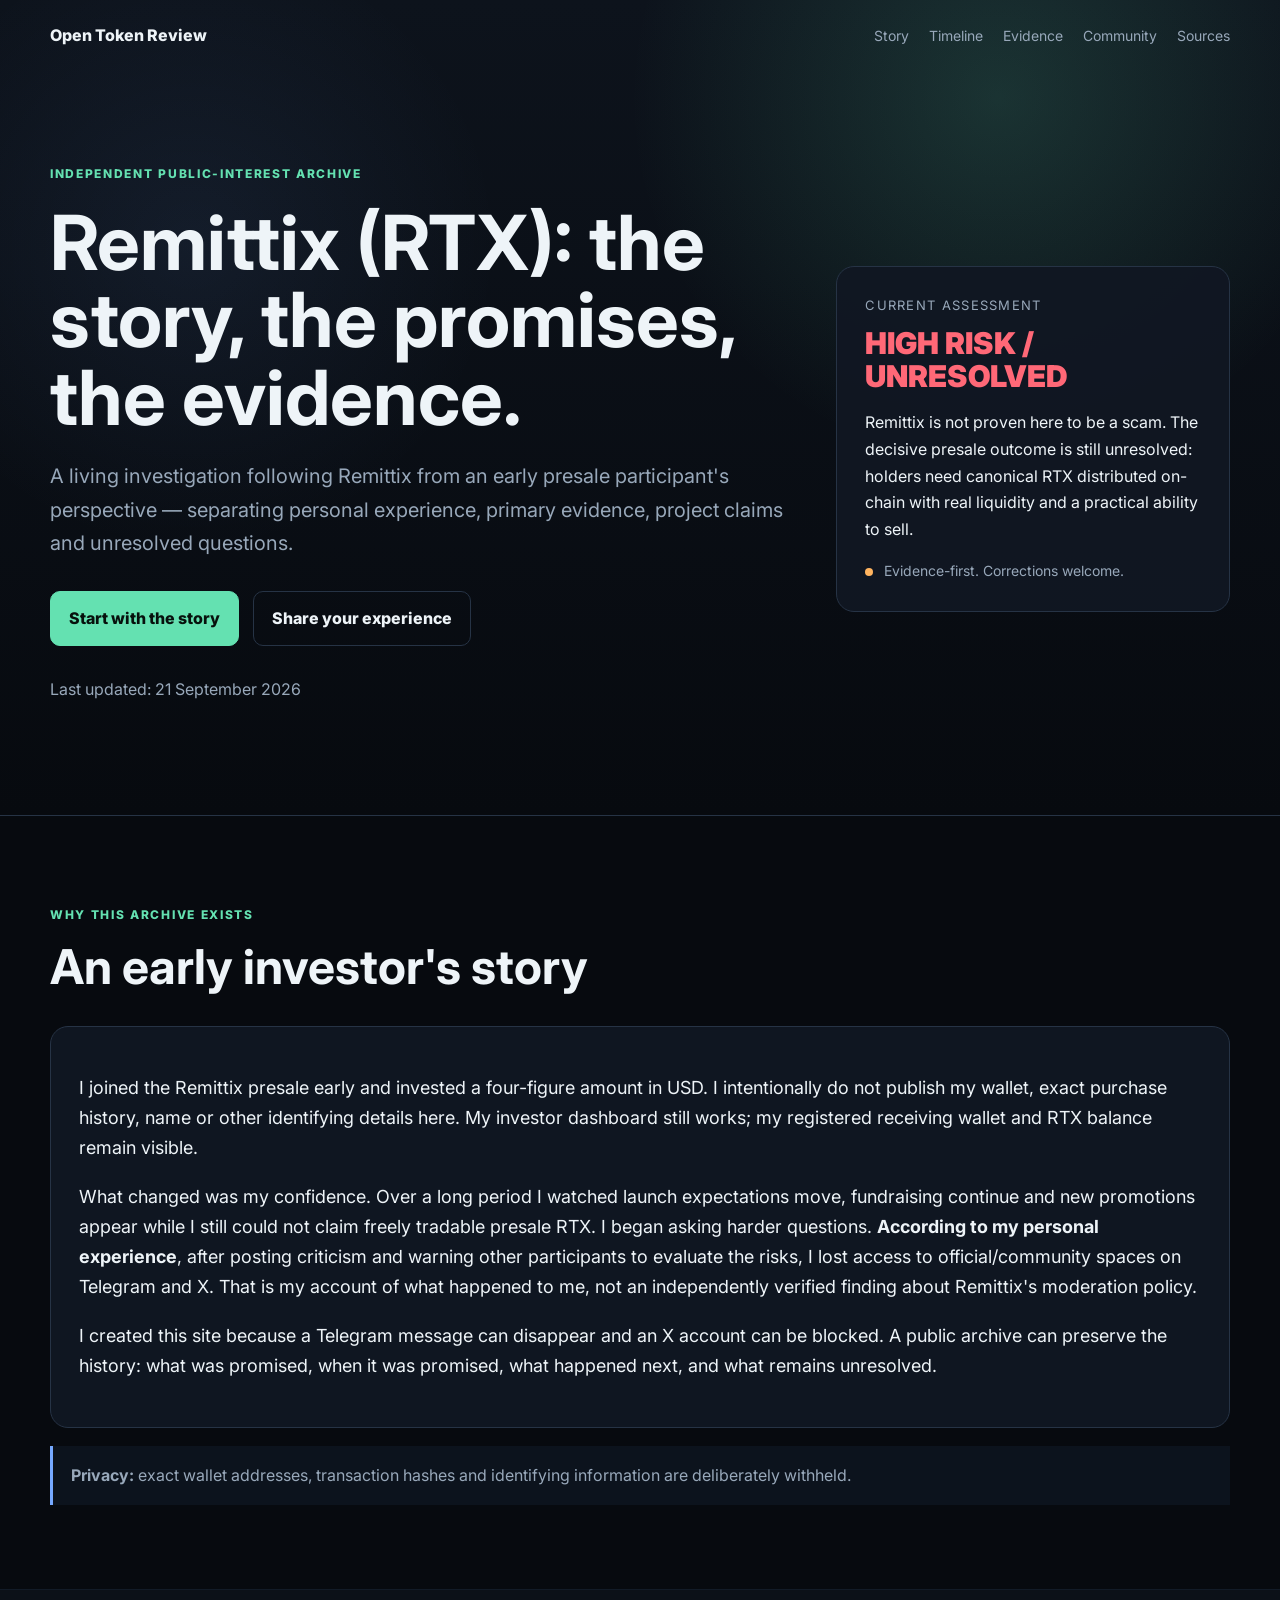
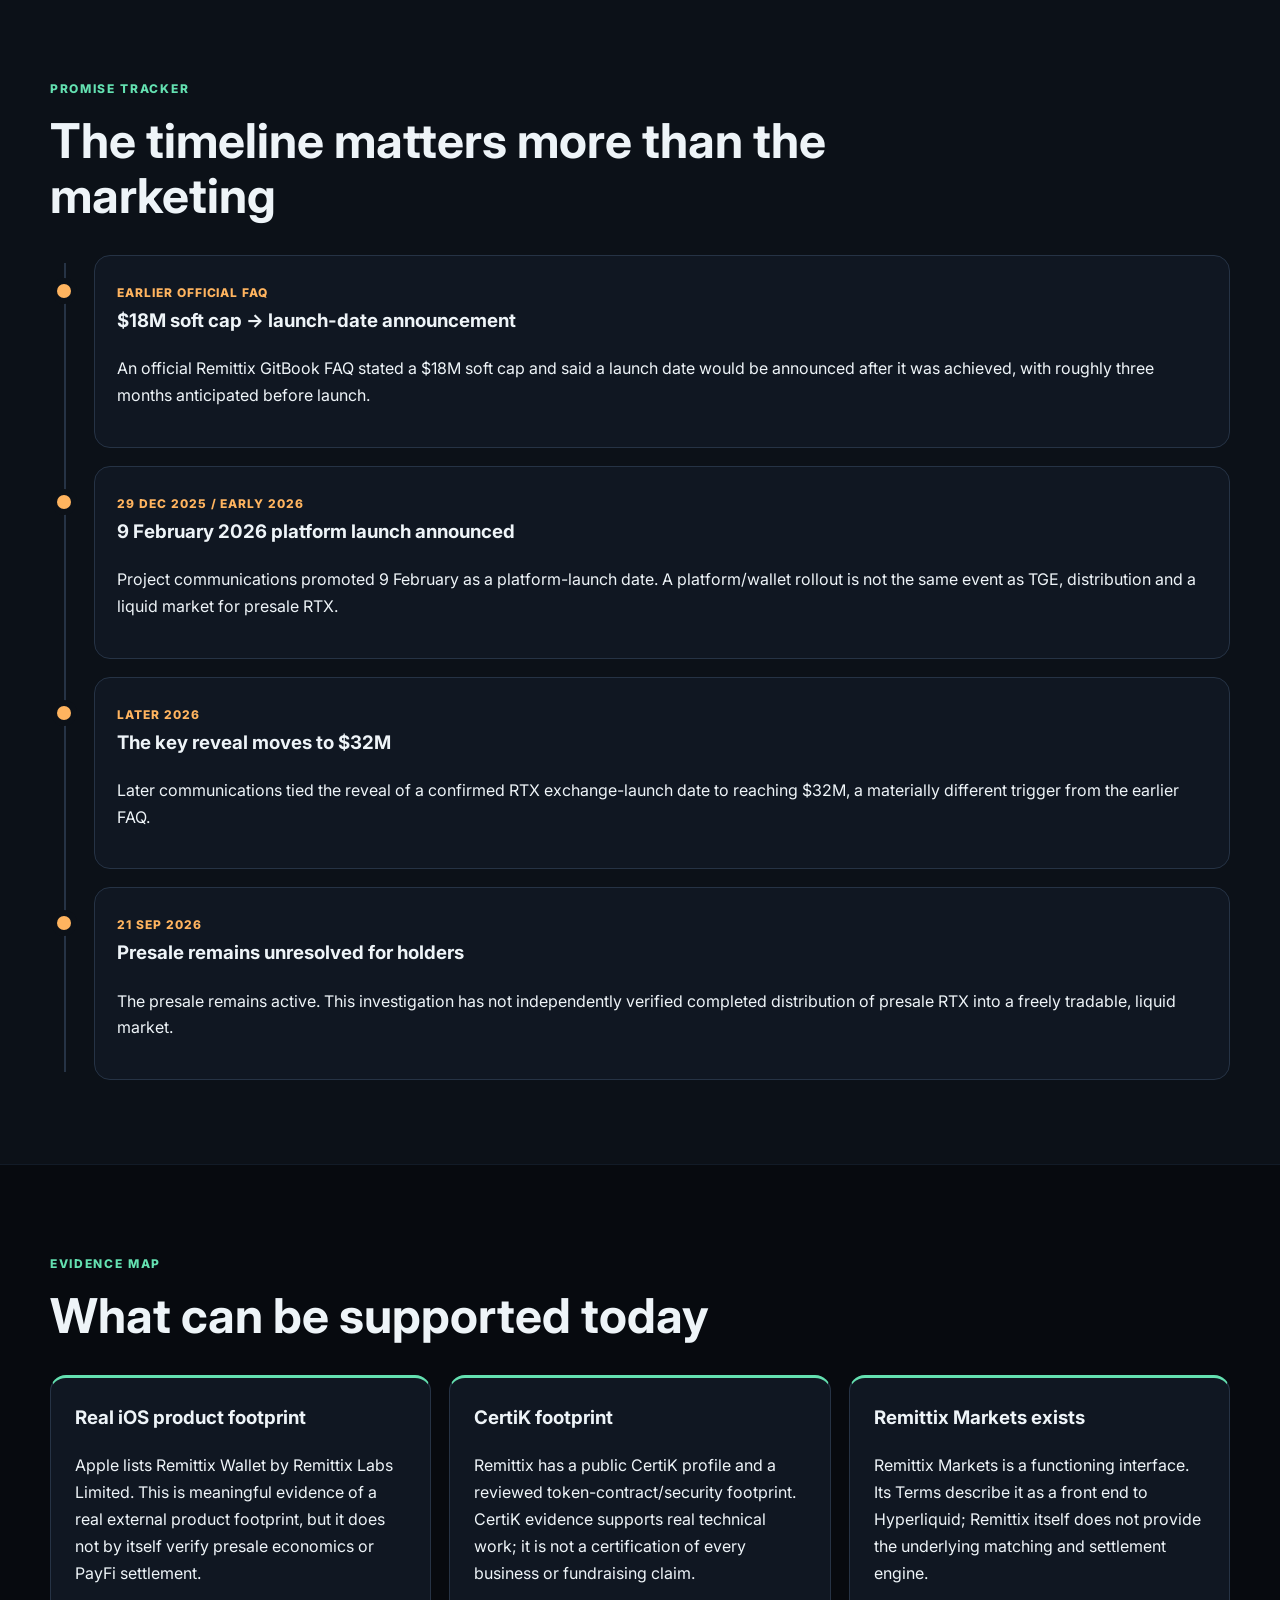
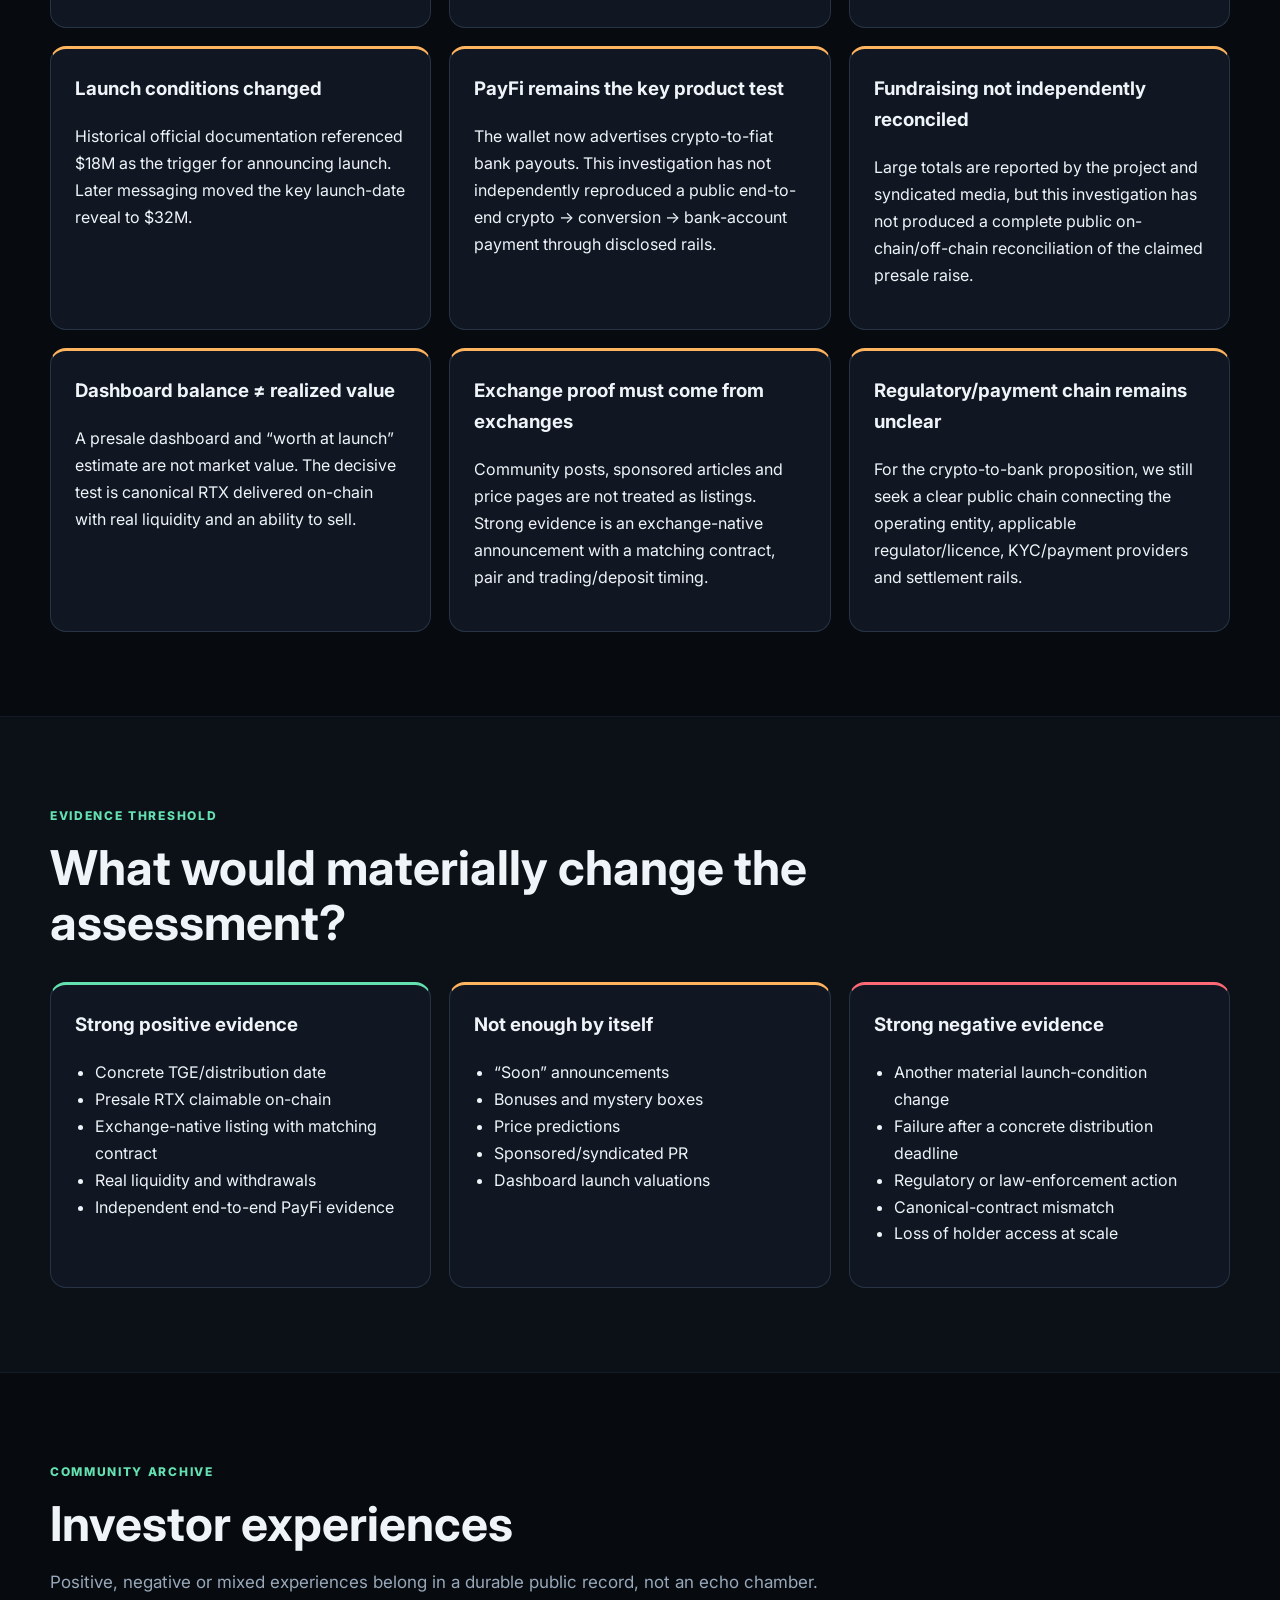
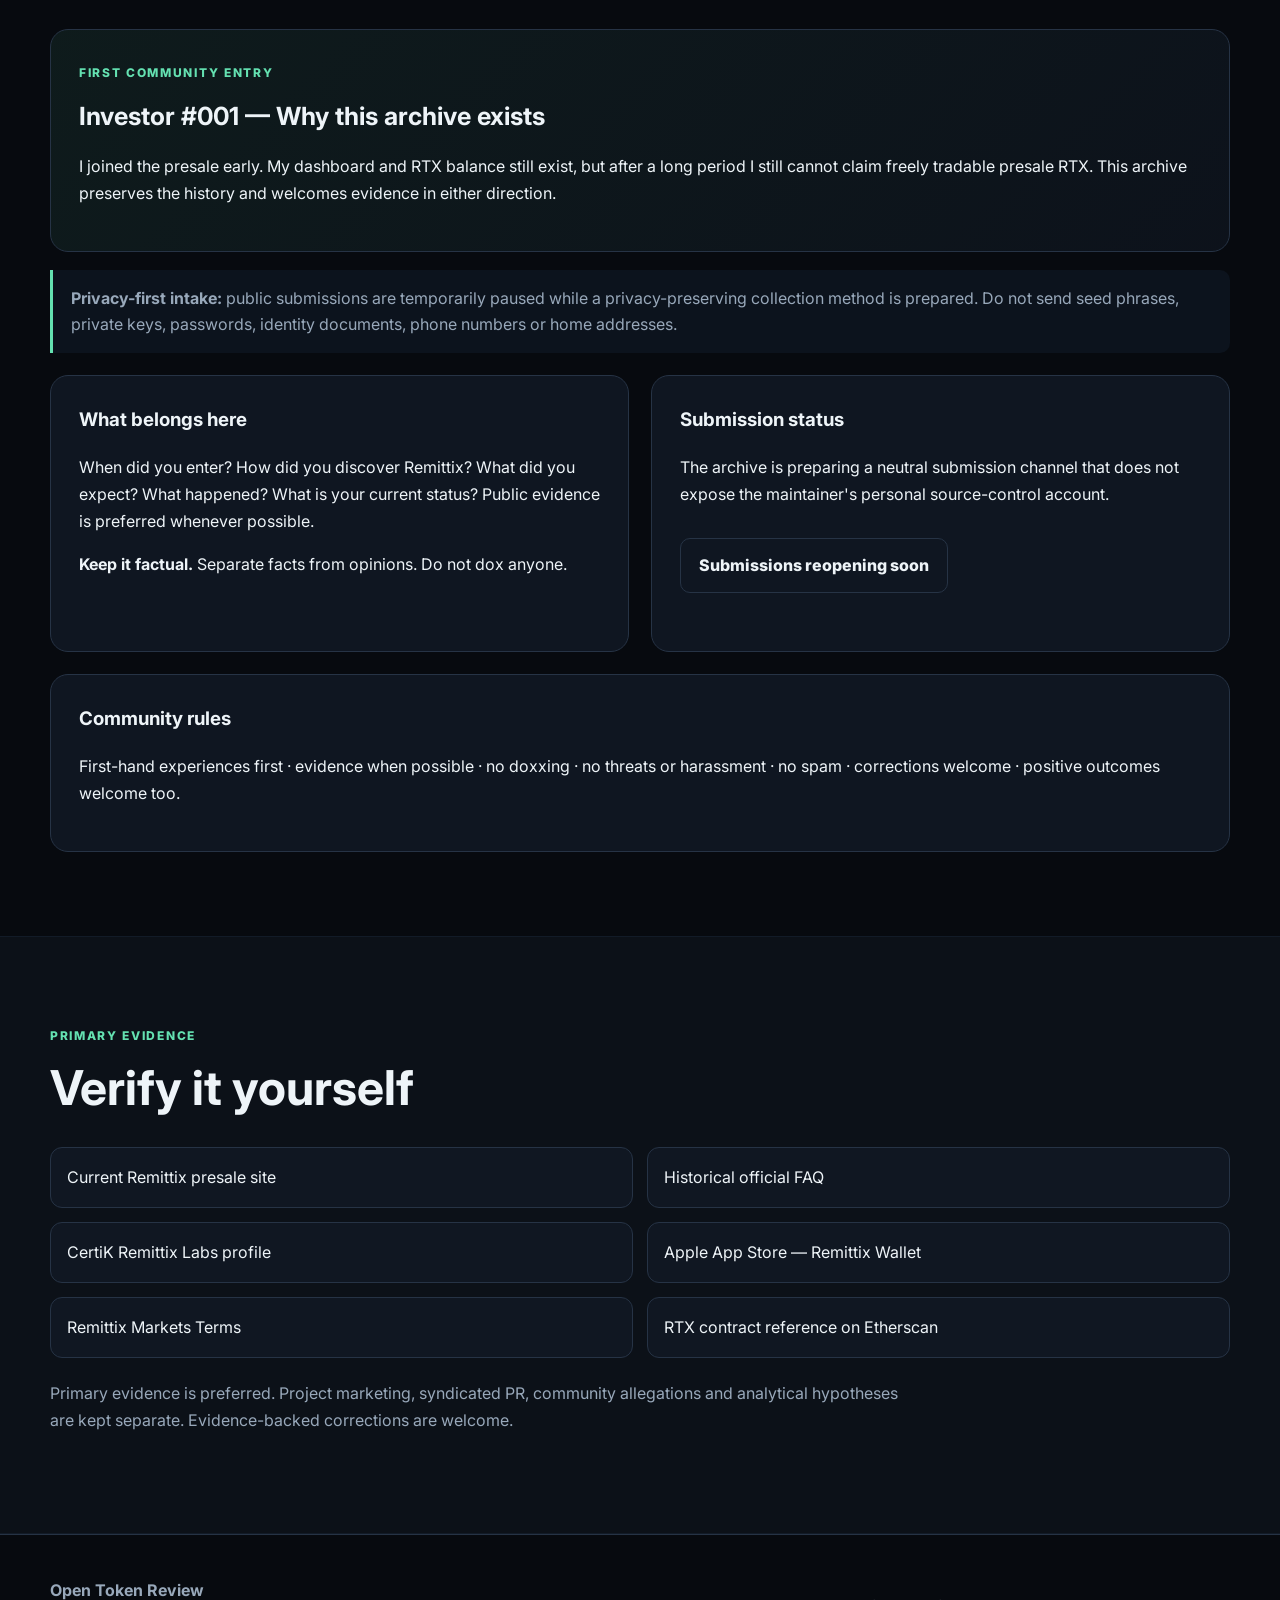
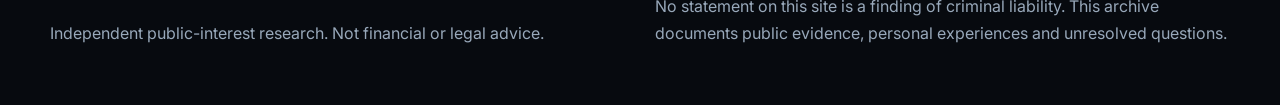
<file: index.html>
<!doctype html>
<html lang="en">
<head>
<meta charset="utf-8"><meta name="viewport" content="width=device-width,initial-scale=1">
<title>Open Token Review — Remittix (RTX) Evidence Archive</title>
<meta name="description" content="Independent public archive documenting the Remittix (RTX) presale, changing launch milestones, verified evidence, unresolved claims and investor experiences.">
<link rel="canonical" href="https://open-token-review.github.io/">
<meta property="og:title" content="Open Token Review — Remittix (RTX) Evidence Archive"><meta property="og:site_name" content="Open Token Review"><meta property="og:description" content="A living public archive of the Remittix presale, evidence, promises and investor stories."><meta property="og:type" content="website"><meta property="og:url" content="https://open-token-review.github.io/">
<meta name="twitter:card" content="summary"><meta name="twitter:title" content="Open Token Review — Remittix (RTX) Evidence Archive"><meta name="twitter:description" content="Timeline, evidence and investor stories about Remittix (RTX).">
<link rel="icon" href="assets/favicon.svg" type="image/svg+xml"><link rel="manifest" href="site.webmanifest"><link rel="preconnect" href="https://fonts.googleapis.com"><link rel="preconnect" href="https://fonts.gstatic.com" crossorigin><link href="https://fonts.googleapis.com/css2?family=Inter:wght@400;500;600;700;800&display=swap" rel="stylesheet"><link rel="stylesheet" href="styles.css">
</head>
<body>
<header class="hero"><nav class="nav container"><a class="brand" href="#top">Open Token Review</a><div class="nav-links"><a href="#story">Story</a><a href="#timeline">Timeline</a><a href="#findings">Evidence</a><a href="#community">Community</a><a href="#sources">Sources</a></div></nav>
<div id="top" class="container hero-grid"><div><span class="eyebrow">Independent public-interest archive</span><h1>Remittix (RTX): the story, the promises, the evidence.</h1><p class="lead">A living investigation following Remittix from an early presale participant's perspective — separating personal experience, primary evidence, project claims and unresolved questions.</p><div class="hero-actions"><a class="button primary" href="#story">Start with the story</a><a class="button secondary" href="#community">Share your experience</a></div><p class="updated">Last updated: 21 September 2026</p></div>
<aside class="verdict-card"><div class="risk-label">Current assessment</div><div class="risk-score">HIGH RISK / UNRESOLVED</div><p>Remittix is not proven here to be a scam. The decisive presale outcome is still unresolved: holders need canonical RTX distributed on-chain with real liquidity and a practical ability to sell.</p><div class="confidence"><span></span> Evidence-first. Corrections welcome.</div></aside></div></header>
<main>
<section id="story" class="section container"><div class="section-head"><span class="eyebrow">Why this archive exists</span><h2>An early investor's story</h2></div><div class="story-card"><p>I joined the Remittix presale early and invested a four-figure amount in USD. I intentionally do not publish my wallet, exact purchase history, name or other identifying details here. My investor dashboard still works; my registered receiving wallet and RTX balance remain visible.</p><p>What changed was my confidence. Over a long period I watched launch expectations move, fundraising continue and new promotions appear while I still could not claim freely tradable presale RTX. I began asking harder questions. <strong>According to my personal experience</strong>, after posting criticism and warning other participants to evaluate the risks, I lost access to official/community spaces on Telegram and X. That is my account of what happened to me, not an independently verified finding about Remittix's moderation policy.</p><p>I created this site because a Telegram message can disappear and an X account can be blocked. A public archive can preserve the history: what was promised, when it was promised, what happened next, and what remains unresolved.</p></div><div class="privacy-note"><strong>Privacy:</strong> exact wallet addresses, transaction hashes and identifying information are deliberately withheld.</div></section>
<section id="timeline" class="section alt"><div class="container"><div class="section-head"><span class="eyebrow">Promise tracker</span><h2>The timeline matters more than the marketing</h2></div><div class="timeline">
<article><span>Earlier official FAQ</span><h3>$18M soft cap → launch-date announcement</h3><p>An official Remittix GitBook FAQ stated a $18M soft cap and said a launch date would be announced after it was achieved, with roughly three months anticipated before launch.</p></article>
<article><span>29 Dec 2025 / early 2026</span><h3>9 February 2026 platform launch announced</h3><p>Project communications promoted 9 February as a platform-launch date. A platform/wallet rollout is not the same event as TGE, distribution and a liquid market for presale RTX.</p></article>
<article><span>Later 2026</span><h3>The key reveal moves to $32M</h3><p>Later communications tied the reveal of a confirmed RTX exchange-launch date to reaching $32M, a materially different trigger from the earlier FAQ.</p></article>
<article><span>21 Sep 2026</span><h3>Presale remains unresolved for holders</h3><p>The presale remains active. This investigation has not independently verified completed distribution of presale RTX into a freely tradable, liquid market.</p></article>
</div></div></section>
<section id="findings" class="section container"><div class="section-head"><span class="eyebrow">Evidence map</span><h2>What can be supported today</h2></div><div class="cards">
<article class="card positive"><h3>Real iOS product footprint</h3><p>Apple lists Remittix Wallet by Remittix Labs Limited. This is meaningful evidence of a real external product footprint, but it does not by itself verify presale economics or PayFi settlement.</p></article>
<article class="card positive"><h3>CertiK footprint</h3><p>Remittix has a public CertiK profile and a reviewed token-contract/security footprint. CertiK evidence supports real technical work; it is not a certification of every business or fundraising claim.</p></article>
<article class="card positive"><h3>Remittix Markets exists</h3><p>Remittix Markets is a functioning interface. Its Terms describe it as a front end to Hyperliquid; Remittix itself does not provide the underlying matching and settlement engine.</p></article>
<article class="card warning"><h3>Launch conditions changed</h3><p>Historical official documentation referenced $18M as the trigger for announcing launch. Later messaging moved the key launch-date reveal to $32M.</p></article>
<article class="card warning"><h3>PayFi remains the key product test</h3><p>The wallet now advertises crypto-to-fiat bank payouts. This investigation has not independently reproduced a public end-to-end crypto → conversion → bank-account payment through disclosed rails.</p></article>
<article class="card warning"><h3>Fundraising not independently reconciled</h3><p>Large totals are reported by the project and syndicated media, but this investigation has not produced a complete public on-chain/off-chain reconciliation of the claimed presale raise.</p></article>
<article class="card warning"><h3>Dashboard balance ≠ realized value</h3><p>A presale dashboard and “worth at launch” estimate are not market value. The decisive test is canonical RTX delivered on-chain with real liquidity and an ability to sell.</p></article>
<article class="card warning"><h3>Exchange proof must come from exchanges</h3><p>Community posts, sponsored articles and price pages are not treated as listings. Strong evidence is an exchange-native announcement with a matching contract, pair and trading/deposit timing.</p></article>
<article class="card warning"><h3>Regulatory/payment chain remains unclear</h3><p>For the crypto-to-bank proposition, we still seek a clear public chain connecting the operating entity, applicable regulator/licence, KYC/payment providers and settlement rails.</p></article>
</div></section>
<section class="section alt"><div class="container"><div class="section-head"><span class="eyebrow">Evidence threshold</span><h2>What would materially change the assessment?</h2></div><div class="evidence-grid">
<div class="evidence-column verified"><h3>Strong positive evidence</h3><ul><li>Concrete TGE/distribution date</li><li>Presale RTX claimable on-chain</li><li>Exchange-native listing with matching contract</li><li>Real liquidity and withdrawals</li><li>Independent end-to-end PayFi evidence</li></ul></div>
<div class="evidence-column project"><h3>Not enough by itself</h3><ul><li>“Soon” announcements</li><li>Bonuses and mystery boxes</li><li>Price predictions</li><li>Sponsored/syndicated PR</li><li>Dashboard launch valuations</li></ul></div>
<div class="evidence-column unknown"><h3>Strong negative evidence</h3><ul><li>Another material launch-condition change</li><li>Failure after a concrete distribution deadline</li><li>Regulatory or law-enforcement action</li><li>Canonical-contract mismatch</li><li>Loss of holder access at scale</li></ul></div>
</div></div></section>
<section id="community" class="section container"><div class="section-head"><span class="eyebrow">Community archive</span><h2>Investor experiences</h2><p class="lead small">Positive, negative or mixed experiences belong in a durable public record, not an echo chamber.</p></div><div class="first-story"><span class="eyebrow">First community entry</span><h3>Investor #001 — Why this archive exists</h3><p>I joined the presale early. My dashboard and RTX balance still exist, but after a long period I still cannot claim freely tradable presale RTX. This archive preserves the history and welcomes evidence in either direction.</p></div><div class="numbering-note"><strong>Privacy-first intake:</strong> public submissions are temporarily paused while a privacy-preserving collection method is prepared. Do not send seed phrases, private keys, passwords, identity documents, phone numbers or home addresses.</div><div class="participation-grid"><div class="participation-card"><h3>What belongs here</h3><p>When did you enter? How did you discover Remittix? What did you expect? What happened? What is your current status? Public evidence is preferred whenever possible.</p><p><strong>Keep it factual.</strong> Separate facts from opinions. Do not dox anyone.</p></div><div class="participation-card"><h3>Submission status</h3><p>The archive is preparing a neutral submission channel that does not expose the maintainer's personal source-control account.</p><div class="hero-actions"><span class="button secondary" aria-disabled="true">Submissions reopening soon</span></div></div></div>
<div class="rules"><h3>Community rules</h3><p>First-hand experiences first · evidence when possible · no doxxing · no threats or harassment · no spam · corrections welcome · positive outcomes welcome too.</p></div></section>
<section id="sources" class="section alt"><div class="container"><div class="section-head"><span class="eyebrow">Primary evidence</span><h2>Verify it yourself</h2></div><div class="source-list">
<a href="https://remittixpresale.io/" target="_blank" rel="noopener">Current Remittix presale site</a>
<a href="https://remittix-organization.gitbook.io/remittix/important-information/faqs" target="_blank" rel="noopener">Historical official FAQ</a>
<a href="https://skynet.certik.com/projects/remittix-labs" target="_blank" rel="noopener">CertiK Remittix Labs profile</a>
<a href="https://apps.apple.com/us/app/remittix-wallet/id6747745484" target="_blank" rel="noopener">Apple App Store — Remittix Wallet</a>
<a href="https://www.remittixmarkets.com/terms-of-use" target="_blank" rel="noopener">Remittix Markets Terms</a>
<a href="https://etherscan.io/address/0xe7654694ec16F3163084eC559193e10c7ABA17CB" target="_blank" rel="noopener">RTX contract reference on Etherscan</a>
</div><p class="muted source-note">Primary evidence is preferred. Project marketing, syndicated PR, community allegations and analytical hypotheses are kept separate. Evidence-backed corrections are welcome.</p></div></section>
</main><footer><div class="container footer-grid"><div><strong>Open Token Review</strong><p>Independent public-interest research. Not financial or legal advice.</p></div><p>No statement on this site is a finding of criminal liability. This archive documents public evidence, personal experiences and unresolved questions.</p></div></footer>
</body></html>
</file>
<file: styles.css>
:root{--bg:#070a0f;--panel:#101722;--panel2:#151e2b;--text:#eef4f8;--muted:#98a8ba;--line:#263345;--accent:#64e1b1;--warn:#ffb45f;--danger:#ff6877;--blue:#76a9ff;--max:1180px}*{box-sizing:border-box}html{scroll-behavior:smooth}body{margin:0;font-family:Inter,system-ui,sans-serif;background:var(--bg);color:var(--text);line-height:1.68}.container{width:min(var(--max),calc(100% - 32px));margin:auto}.hero{background:radial-gradient(circle at 78% 12%,rgba(100,225,177,.16),transparent 30%),radial-gradient(circle at 15% 30%,rgba(118,169,255,.08),transparent 25%),linear-gradient(180deg,#0d131c,#070a0f);border-bottom:1px solid var(--line)}.nav{display:flex;justify-content:space-between;align-items:center;padding:22px 0}.brand{font-weight:800;color:var(--text);text-decoration:none}.nav-links{display:flex;gap:20px}.nav-links a{color:var(--muted);text-decoration:none;font-size:14px}.nav-links a:hover,.source-list a:hover{color:var(--accent)}.hero-grid{display:grid;grid-template-columns:1.5fr .8fr;gap:48px;align-items:center;padding:88px 0 96px}.eyebrow{display:inline-block;text-transform:uppercase;letter-spacing:.14em;font-size:12px;font-weight:800;color:var(--accent)}h1{font-size:clamp(42px,7vw,76px);line-height:1.02;margin:18px 0 24px;max-width:900px}h2{font-size:clamp(30px,4vw,48px);line-height:1.15;margin:12px 0}h3{margin-top:0}.lead{font-size:20px;color:var(--muted);max-width:790px}.lead.small{font-size:17px}.hero-actions{display:flex;gap:14px;margin:30px 0}.button{display:inline-flex;align-items:center;justify-content:center;border-radius:10px;padding:13px 18px;font-weight:800;text-decoration:none;border:1px solid var(--line);cursor:pointer}.primary{background:var(--accent);color:#07110d;border-color:var(--accent)}.secondary{color:var(--text);background:transparent}.updated,.muted{color:var(--muted)}.verdict-card,.story-card,.participation-card,.rules{background:rgba(16,23,34,.94);border:1px solid var(--line);border-radius:18px;padding:28px}.risk-label{color:var(--muted);font-size:13px;text-transform:uppercase;letter-spacing:.1em}.risk-score{font-size:30px;line-height:1.1;font-weight:900;color:var(--danger);margin:10px 0 14px}.confidence{font-size:14px;color:var(--muted)}.confidence span{display:inline-block;width:8px;height:8px;border-radius:50%;background:var(--warn);margin-right:7px}.section{padding:84px 0}.alt{background:#0c1118;border-top:1px solid #121b27;border-bottom:1px solid #121b27}.section-head{max-width:860px;margin-bottom:32px}.story-card{font-size:18px}.privacy-note{margin-top:18px;padding:16px 18px;border-left:3px solid var(--blue);background:#0c131d;color:var(--muted)}.timeline{position:relative;display:grid;gap:18px}.timeline:before{content:"";position:absolute;left:14px;top:8px;bottom:8px;width:2px;background:var(--line)}.timeline article{position:relative;margin-left:44px;background:var(--panel);border:1px solid var(--line);border-radius:16px;padding:22px}.timeline article:before{content:"";position:absolute;left:-38px;top:28px;width:14px;height:14px;border-radius:50%;background:var(--warn);box-shadow:0 0 0 6px #0c1118}.timeline span{color:var(--warn);font-size:12px;font-weight:800;text-transform:uppercase;letter-spacing:.08em}.cards{display:grid;grid-template-columns:repeat(3,1fr);gap:18px}.card{background:var(--panel);border:1px solid var(--line);border-radius:16px;padding:24px}.card.positive{border-top:3px solid var(--accent)}.card.warning{border-top:3px solid var(--warn)}.evidence-grid{display:grid;grid-template-columns:repeat(3,1fr);gap:18px}.evidence-column{border-radius:16px;padding:24px;border:1px solid var(--line);background:var(--panel)}.evidence-column ul{padding-left:20px}.verified{border-top:3px solid var(--accent)}.project{border-top:3px solid var(--warn)}.unknown{border-top:3px solid var(--danger)}.participation-grid{display:grid;grid-template-columns:1fr 1fr;gap:22px}.rules{margin-top:22px}.source-list{display:grid;grid-template-columns:repeat(2,1fr);gap:14px}.source-list a{display:block;padding:16px;border:1px solid var(--line);border-radius:12px;color:var(--text);text-decoration:none;background:var(--panel)}.source-note{max-width:850px;margin-top:22px}footer{padding:42px 0;border-top:1px solid var(--line)}.footer-grid{display:grid;grid-template-columns:1fr 1fr;gap:30px;color:var(--muted)}@media(max-width:900px){.hero-grid,.participation-grid,.footer-grid{grid-template-columns:1fr}.cards,.evidence-grid{grid-template-columns:1fr 1fr}.nav-links{display:none}}@media(max-width:620px){.cards,.evidence-grid,.source-list{grid-template-columns:1fr}.hero-grid{padding:58px 0 70px}.hero-actions{flex-direction:column}.button{width:100%}.timeline article{margin-left:34px}.timeline:before{left:9px}.timeline article:before{left:-32px}}.first-story{margin-bottom:18px;background:linear-gradient(135deg,rgba(100,225,177,.08),rgba(118,169,255,.05));border:1px solid var(--line);border-radius:18px;padding:28px}.first-story h3{font-size:25px;margin:10px 0}.numbering-note{margin:0 0 22px;padding:15px 18px;border-left:3px solid var(--accent);background:#0c131d;color:var(--muted);border-radius:0 10px 10px 0}
</file>
